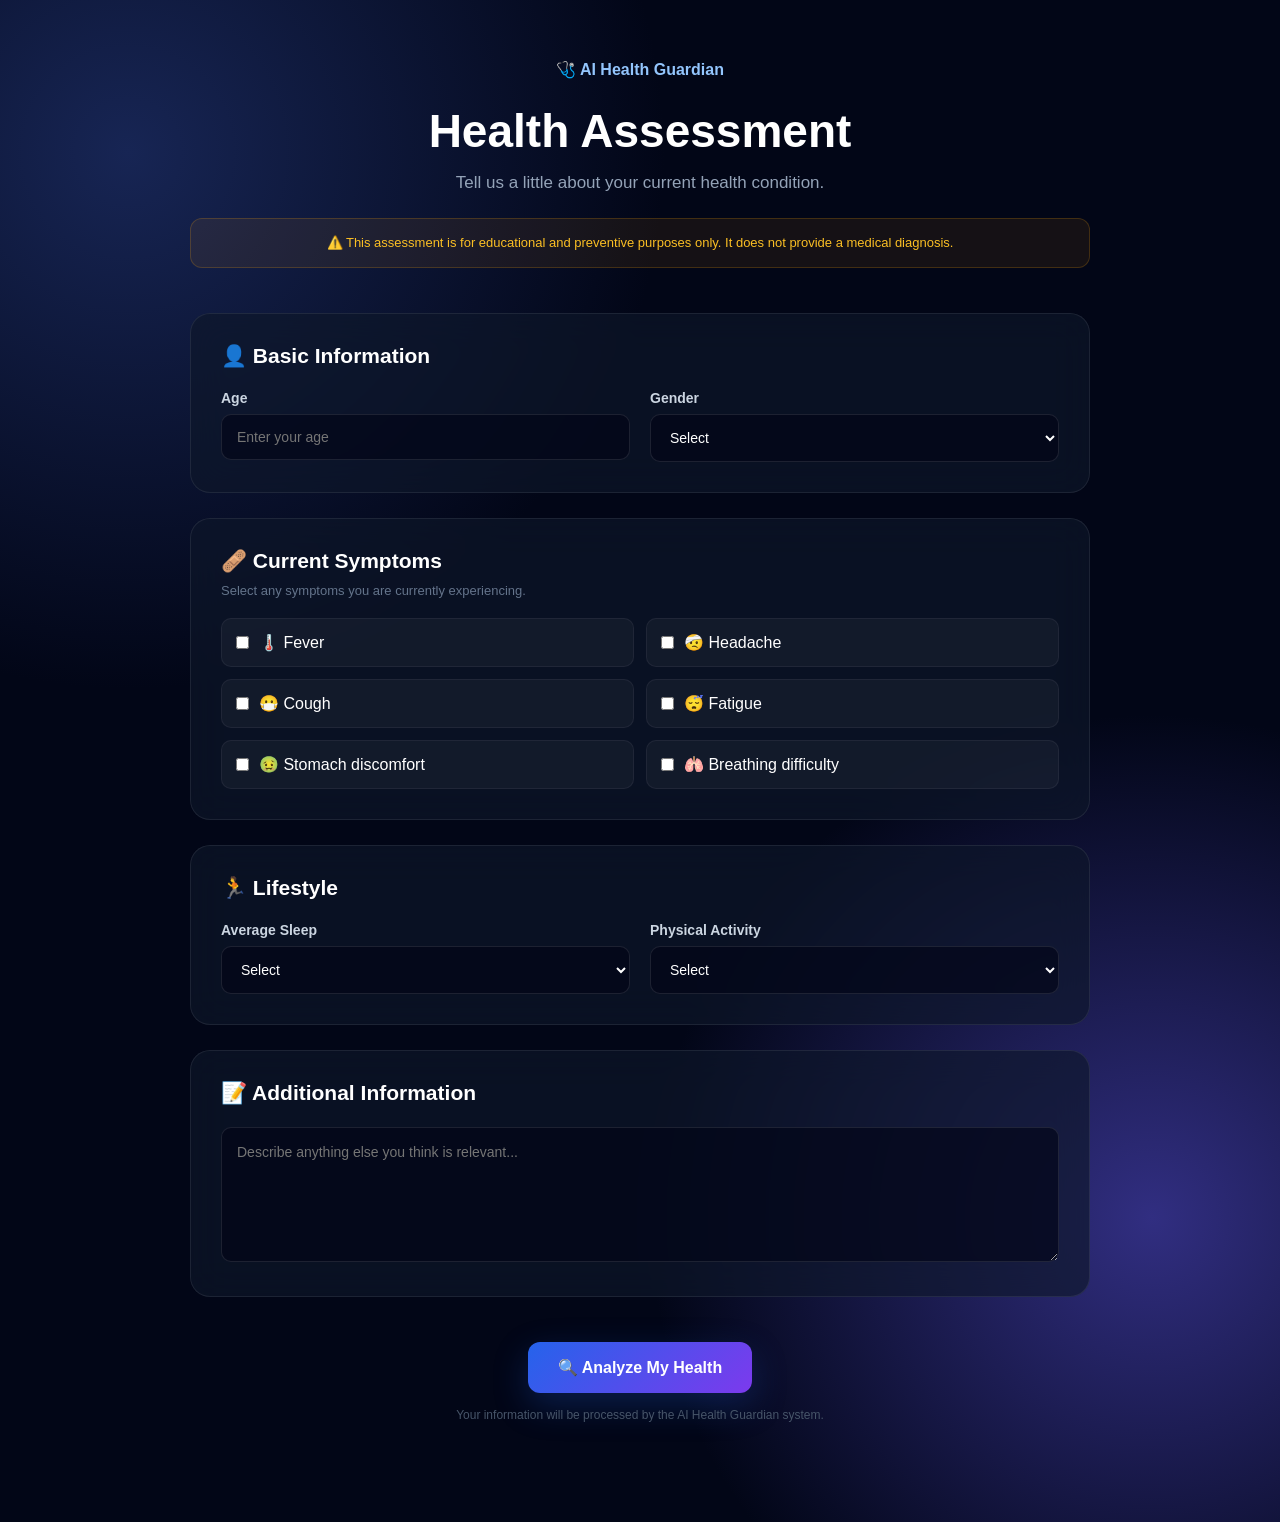
<file: templates/assessment.html>
<!DOCTYPE html>
<html lang="en">

<head>

    <meta charset="UTF-8">
    <meta name="viewport" content="width=device-width, initial-scale=1.0">

    <title>Health Assessment | AI Health Guardian</title>

    <link rel="stylesheet" href="/static/css/assessment.css">

</head>

<body>

    <div class="assessment-container">

        <!-- Header -->

        <div class="assessment-header">

            <div class="brand">
                🩺 AI Health Guardian
            </div>

            <h1>Health Assessment</h1>

            <p>
                Tell us a little about your current health condition.
            </p>

            <div class="notice">
                ⚠️ This assessment is for educational and preventive
                purposes only. It does not provide a medical diagnosis.
            </div>

        </div>


        <!-- Assessment Form -->

        <form action="/assessment" method="POST" class="assessment-form" id="assessmentForm">


            <!-- Basic Information -->

            <section class="form-section">

                <h2>👤 Basic Information</h2>

                <div class="form-grid">

                    <div class="form-group">

                        <label for="age">
                            Age
                        </label>

                        <input type="number" id="age" name="age" min="1" max="120" placeholder="Enter your age"
                            required>

                    </div>


                    <div class="form-group">

                        <label for="gender">
                            Gender
                        </label>

                        <select id="gender" name="gender" required>

                            <option value="">
                                Select
                            </option>

                            <option value="male">
                                Male
                            </option>

                            <option value="female">
                                Female
                            </option>

                            <option value="other">
                                Other
                            </option>

                            <option value="prefer_not_to_say">
                                Prefer not to say
                            </option>

                        </select>

                    </div>

                </div>

            </section>


            <!-- Symptoms -->

            <section class="form-section">

                <h2>🩹 Current Symptoms</h2>

                <p class="section-description">
                    Select any symptoms you are currently experiencing.
                </p>


                <div class="symptoms-grid">

                    <label class="symptom-option">
                        <input type="checkbox" name="symptoms" value="fever">
                        <span>🌡️ Fever</span>
                    </label>


                    <label class="symptom-option">
                        <input type="checkbox" name="symptoms" value="headache">
                        <span>🤕 Headache</span>
                    </label>


                    <label class="symptom-option">
                        <input type="checkbox" name="symptoms" value="cough">
                        <span>😷 Cough</span>
                    </label>


                    <label class="symptom-option">
                        <input type="checkbox" name="symptoms" value="fatigue">
                        <span>😴 Fatigue</span>
                    </label>


                    <label class="symptom-option">
                        <input type="checkbox" name="symptoms" value="stomach_pain">
                        <span>🤢 Stomach discomfort</span>
                    </label>


                    <label class="symptom-option">
                        <input type="checkbox" name="symptoms" value="breathing_difficulty">
                        <span>🫁 Breathing difficulty</span>
                    </label>

                </div>

            </section>


            <!-- Lifestyle -->

            <section class="form-section">

                <h2>🏃 Lifestyle</h2>

                <div class="form-grid">

                    <div class="form-group">

                        <label for="sleep">
                            Average Sleep
                        </label>

                        <select id="sleep" name="sleep" required>

                            <option value="">
                                Select
                            </option>

                            <option value="less_than_5">
                                Less than 5 hours
                            </option>

                            <option value="5_to_7">
                                5–7 hours
                            </option>

                            <option value="7_to_9">
                                7–9 hours
                            </option>

                            <option value="more_than_9">
                                More than 9 hours
                            </option>

                        </select>

                    </div>


                    <div class="form-group">

                        <label for="activity">
                            Physical Activity
                        </label>

                        <select id="activity" name="activity" required>

                            <option value="">
                                Select
                            </option>

                            <option value="low">
                                Low
                            </option>

                            <option value="moderate">
                                Moderate
                            </option>

                            <option value="high">
                                High
                            </option>

                        </select>

                    </div>

                </div>

            </section>


            <!-- Additional Information -->

            <section class="form-section">

                <h2>📝 Additional Information</h2>

                <textarea name="additional_info" rows="5"
                    placeholder="Describe anything else you think is relevant..."></textarea>

            </section>


            <!-- Submit -->

            <div class="submit-area">

                <button type="submit" class="submit-button" id="analyzeButton">

                    🔍 Analyze My Health

                </button>

                <p>
                    Your information will be processed by the
                    AI Health Guardian system.
                </p>

            </div>

        </form>

    </div>


    <!-- ================================= -->
    <!-- AI ANALYSIS LOADING SCREEN -->
    <!-- ================================= -->

    <div class="ai-loading-screen" id="aiLoadingScreen">

        <div class="ai-loading-card">


            <!-- AI ICON -->

            <div class="ai-loading-icon">

                <div class="ai-pulse-ring"></div>

                <div class="ai-robot">
                    🤖
                </div>

            </div>


            <!-- TITLE -->

            <h2>
                AI Health Guardian
            </h2>


            <p class="loading-main-text">
                Analyzing your assessment...
            </p>


            <!-- ANIMATED DOTS -->

            <div class="loading-dots">

                <span></span>
                <span></span>
                <span></span>

            </div>


            <!-- ANALYSIS STEPS -->

            <div class="analysis-steps">


                <div class="analysis-step active">

                    <span class="step-icon">
                        ✓
                    </span>

                    <span>
                        Reading your assessment
                    </span>

                </div>


                <div class="analysis-step">

                    <span class="step-icon">
                        ◌
                    </span>

                    <span>
                        Analyzing health patterns
                    </span>

                </div>


                <div class="analysis-step">

                    <span class="step-icon">
                        ◌
                    </span>

                    <span>
                        Generating personalized insights
                    </span>

                </div>


            </div>


            <div class="loading-note">

                ✦ Powered by AI Health Guardian

            </div>

        </div>

    </div>


    <!-- ================================= -->
    <!-- LOADING JAVASCRIPT -->
    <!-- ================================= -->

    <script>

        const form =
            document.getElementById("assessmentForm");

        const loadingScreen =
            document.getElementById("aiLoadingScreen");

        const analyzeButton =
            document.getElementById("analyzeButton");


        form.addEventListener("submit", function () {

            /*
             * Show AI loading screen
             */

            loadingScreen.classList.add("show");


            /*
             * Prevent multiple submissions
             */

            analyzeButton.disabled = true;


            /*
             * Animate analysis steps
             */

            const steps =
                document.querySelectorAll(".analysis-step");

            let currentStep = 0;


            const stepInterval =
                setInterval(function () {

                    if (currentStep < steps.length) {

                        steps[currentStep]
                            .classList.remove("active");

                        steps[currentStep]
                            .classList.add("completed");

                        const icon =
                            steps[currentStep]
                                .querySelector(".step-icon");

                        icon.textContent = "✓";

                    }


                    currentStep++;


                    if (currentStep < steps.length) {

                        steps[currentStep]
                            .classList.add("active");

                    }


                    if (currentStep >= steps.length) {

                        clearInterval(stepInterval);

                    }

                }, 1800);

        });

    </script>

</body>

</html>
</file>
<file: static/css/assessment.css>
* {
    margin: 0;
    padding: 0;
    box-sizing: border-box;
}

body {

    min-height: 100vh;

    font-family: Arial, sans-serif;

    color: white;

    background:
        radial-gradient(circle at 10% 10%,
            #172554,
            transparent 30%),
        radial-gradient(circle at 90% 80%,
            #312e81,
            transparent 30%),
        #020617;
}


.assessment-container {

    width: min(900px, 92%);

    margin: auto;

    padding: 60px 0;
}


/* HEADER */

.assessment-header {

    text-align: center;

    margin-bottom: 45px;
}

.brand {

    color: #93c5fd;

    font-size: 16px;

    font-weight: bold;

    margin-bottom: 25px;
}

.assessment-header h1 {

    font-size: 46px;

    margin-bottom: 15px;
}

.assessment-header p {

    color: #94a3b8;

    font-size: 17px;
}


/* MEDICAL NOTICE */

.notice {

    margin-top: 25px;

    padding: 14px 18px;

    border-radius: 12px;

    background: rgba(245, 158, 11, 0.08);

    border: 1px solid rgba(245, 158, 11, 0.2);

    color: #fbbf24;

    font-size: 13px;

    line-height: 1.5;
}


/* FORM */

.assessment-form {

    display: flex;

    flex-direction: column;

    gap: 25px;
}


.form-section {

    padding: 30px;

    border-radius: 20px;

    background: rgba(15, 23, 42, 0.65);

    border: 1px solid rgba(255, 255, 255, 0.08);

    backdrop-filter: blur(18px);
}

.form-section h2 {

    margin-bottom: 22px;

    font-size: 21px;
}

.section-description {

    color: #64748b;

    font-size: 13px;

    margin-top: -12px;

    margin-bottom: 20px;
}


/* INPUT GRID */

.form-grid {

    display: grid;

    grid-template-columns: 1fr 1fr;

    gap: 20px;
}

.form-group {

    display: flex;

    flex-direction: column;

    gap: 8px;
}

.form-group label {

    color: #cbd5e1;

    font-size: 14px;

    font-weight: 600;
}


input,
select,
textarea {

    width: 100%;

    padding: 14px 15px;

    border-radius: 10px;

    border: 1px solid rgba(255, 255, 255, 0.1);

    background: rgba(2, 6, 23, 0.65);

    color: white;

    outline: none;

    font-size: 14px;
}


input:focus,
select:focus,
textarea:focus {

    border-color: #60a5fa;

    box-shadow:
        0 0 0 3px rgba(96, 165, 250, 0.1);
}


textarea {

    resize: vertical;

    font-family: Arial, sans-serif;

    line-height: 1.5;
}


/* SYMPTOMS */

.symptoms-grid {

    display: grid;

    grid-template-columns: 1fr 1fr;

    gap: 12px;
}


.symptom-option {

    display: flex;

    align-items: center;

    gap: 10px;

    padding: 14px;

    border-radius: 10px;

    background: rgba(255, 255, 255, 0.04);

    border: 1px solid rgba(255, 255, 255, 0.06);

    cursor: pointer;

    transition: 0.2s;
}

.symptom-option:hover {

    background: rgba(255, 255, 255, 0.08);

    border-color: rgba(96, 165, 250, 0.3);
}


.symptom-option input {

    width: auto;

    accent-color: #3b82f6;
}


/* SUBMIT */

.submit-area {

    text-align: center;

    padding: 20px 0 40px;
}


.submit-button {

    padding: 16px 30px;

    border: none;

    border-radius: 12px;

    background:
        linear-gradient(135deg,
            #2563eb,
            #7c3aed);

    color: white;

    font-size: 16px;

    font-weight: bold;

    cursor: pointer;

    box-shadow:
        0 12px 35px rgba(37, 99, 235, 0.25);

    transition: 0.3s;
}


.submit-button:hover {

    transform: translateY(-3px);

    box-shadow:
        0 18px 40px rgba(37, 99, 235, 0.35);
}


.submit-area p {

    margin-top: 15px;

    color: #475569;

    font-size: 12px;
}


/* MOBILE */

@media (max-width: 700px) {

    .assessment-container {

        padding: 35px 0;
    }

    .assessment-header h1 {

        font-size: 36px;
    }

    .form-grid,
    .symptoms-grid {

        grid-template-columns: 1fr;
    }

    .form-section {

        padding: 22px;
    }
}

/* =========================================
   AI ANALYSIS LOADING SCREEN
========================================= */

.ai-loading-screen {

    position: fixed;

    inset: 0;

    z-index: 9999;

    display: flex;

    align-items: center;

    justify-content: center;

    padding: 20px;

    background:
        rgba(5, 8, 20, 0.94);

    backdrop-filter: blur(12px);

    -webkit-backdrop-filter: blur(12px);

    opacity: 0;

    visibility: hidden;

    pointer-events: none;

    transition:
        opacity 0.3s ease,
        visibility 0.3s ease;
}


.ai-loading-screen.show {

    opacity: 1;

    visibility: visible;

    pointer-events: all;
}


/* =========================================
   LOADING CARD
========================================= */

.ai-loading-card {

    width: min(430px, 100%);

    padding: 38px 30px;

    text-align: center;

    border-radius: 24px;

    background:
        linear-gradient(145deg,
            rgba(255, 255, 255, 0.07),
            rgba(255, 255, 255, 0.025));

    border: 1px solid rgba(130, 150, 255, 0.22);

    box-shadow:
        0 25px 80px rgba(0, 0, 0, 0.45);

    animation:
        loadingCardIn 0.5s ease;
}


@keyframes loadingCardIn {

    from {

        opacity: 0;

        transform:
            translateY(20px) scale(0.96);

    }

    to {

        opacity: 1;

        transform:
            translateY(0) scale(1);

    }

}


/* =========================================
   AI ICON
========================================= */

.ai-loading-icon {

    position: relative;

    width: 100px;

    height: 100px;

    margin: 0 auto 22px;

    display: flex;

    align-items: center;

    justify-content: center;
}


.ai-pulse-ring {

    position: absolute;

    width: 100%;

    height: 100%;

    border-radius: 50%;

    border: 1px solid rgba(100, 180, 255, 0.45);

    animation:
        aiPulse 2s ease-out infinite;
}


@keyframes aiPulse {

    0% {

        transform: scale(0.7);

        opacity: 0.8;

    }

    100% {

        transform: scale(1.25);

        opacity: 0;

    }

}


.ai-robot {

    width: 70px;

    height: 70px;

    display: flex;

    align-items: center;

    justify-content: center;

    border-radius: 50%;

    font-size: 32px;

    background:
        linear-gradient(135deg,
            rgba(80, 170, 255, 0.18),
            rgba(140, 90, 255, 0.18));

    border: 1px solid rgba(150, 170, 255, 0.25);

    animation:
        robotFloat 2.5s ease-in-out infinite;
}


@keyframes robotFloat {

    0%,
    100% {

        transform: translateY(0);

    }

    50% {

        transform: translateY(-5px);

    }

}


/* =========================================
   TEXT
========================================= */

.ai-loading-card h2 {

    margin: 0;

    font-size: 22px;

    color: #eaf0ff;
}


.loading-main-text {

    margin: 8px 0 0;

    color: #aebbd2;

    font-size: 14px;

}


/* =========================================
   LOADING DOTS
========================================= */

.loading-dots {

    display: flex;

    justify-content: center;

    gap: 6px;

    margin: 16px 0 25px;
}


.loading-dots span {

    width: 6px;

    height: 6px;

    border-radius: 50%;

    background: currentColor;

    animation:
        loadingDot 1.2s infinite ease-in-out;
}


.loading-dots span:nth-child(2) {

    animation-delay: 0.15s;

}


.loading-dots span:nth-child(3) {

    animation-delay: 0.3s;

}


@keyframes loadingDot {

    0%,
    60%,
    100% {

        transform: translateY(0);

        opacity: 0.35;

    }

    30% {

        transform: translateY(-5px);

        opacity: 1;

    }

}


/* =========================================
   ANALYSIS STEPS
========================================= */

.analysis-steps {

    display: flex;

    flex-direction: column;

    gap: 10px;

    text-align: left;

}


.analysis-step {

    display: flex;

    align-items: center;

    gap: 12px;

    padding: 11px 13px;

    border-radius: 12px;

    color: #68758d;

    background:
        rgba(255, 255, 255, 0.025);

    border: 1px solid transparent;

    transition:
        all 0.35s ease;
}


.analysis-step.active {

    color: #dce8ff;

    border-color:
        rgba(100, 170, 255, 0.2);

    background:
        rgba(90, 150, 255, 0.07);
}


.analysis-step.completed {

    color: #9fc8ff;

}


.step-icon {

    width: 22px;

    height: 22px;

    display: flex;

    align-items: center;

    justify-content: center;

    flex-shrink: 0;

    border-radius: 50%;

    font-size: 13px;
}


/* =========================================
   FOOTER NOTE
========================================= */

.loading-note {

    margin-top: 24px;

    font-size: 11px;

    letter-spacing: 0.4px;

    color: #69758b;
}


/* =========================================
   DISABLED BUTTON
========================================= */

.submit-button:disabled {

    opacity: 0.65;

    cursor: not-allowed;

}


/* =========================================
   MOBILE
========================================= */

@media (max-width: 500px) {

    .ai-loading-card {

        padding: 32px 20px;

        border-radius: 20px;

    }


    .ai-loading-icon {

        width: 85px;

        height: 85px;

    }


    .ai-robot {

        width: 60px;

        height: 60px;

        font-size: 28px;

    }


    .ai-loading-card h2 {

        font-size: 20px;

    }


    .loading-main-text {

        font-size: 13px;

    }


    .analysis-step {

        font-size: 12px;

        padding: 10px;

    }

}
</file>
